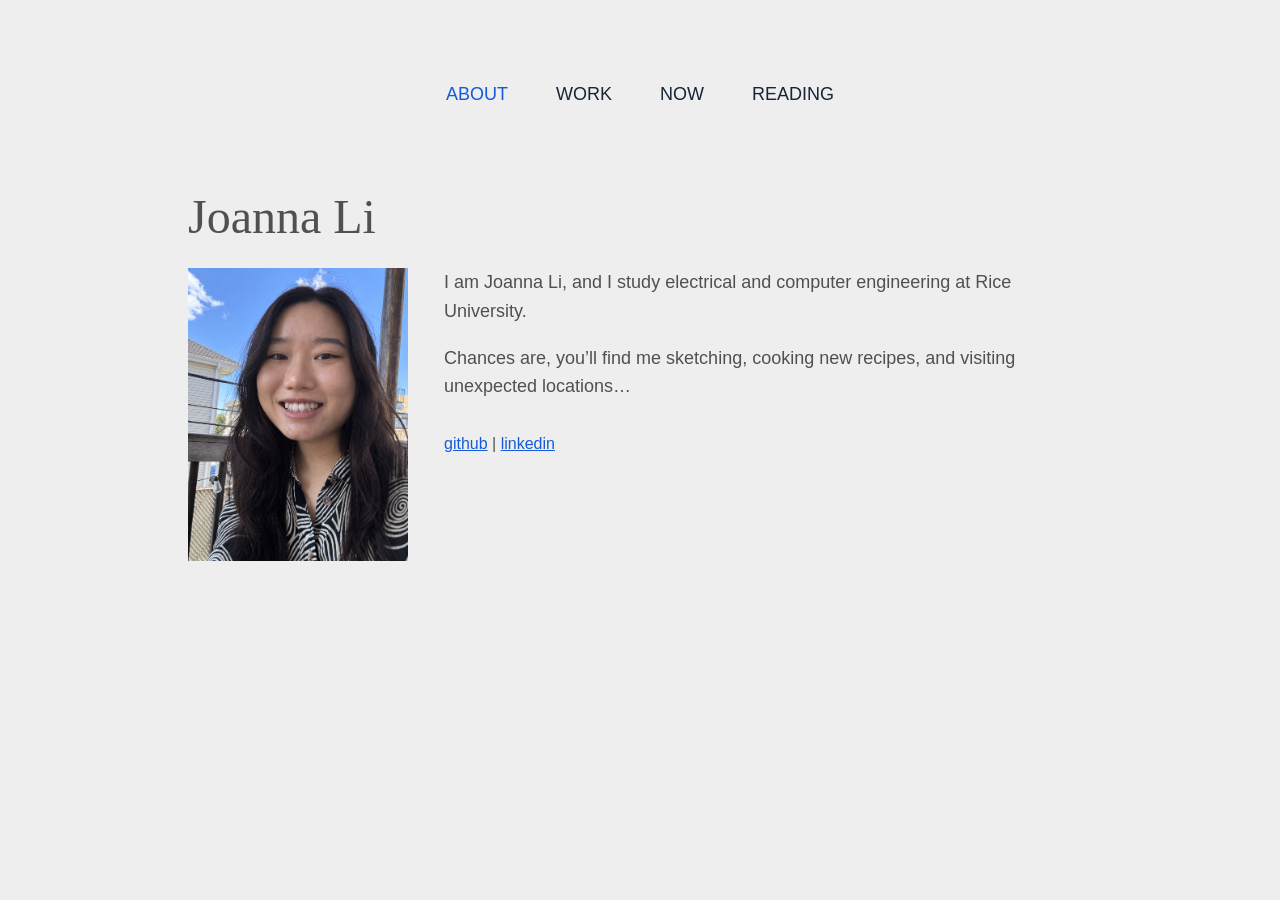
<file: index.html>
<!DOCTYPE html>
<html lang="en">
<head>
  <meta charset="utf-8">
  <meta name="viewport" content="width=device-width, initial-scale=1">
  <title>Joanna Li</title>
  <link rel="stylesheet" href="./style/style.css">
  <script src="./style/font-preview.js" defer></script>
</head>
<body>
<div class="page layout-1">
<header class="site-header">
    <nav aria-label="Main navigation">
      <a href="index.html" aria-current="page">About</a>
      <a href="work.html">Work</a>
      <a href="now.html">Now</a>
      <a href="reading.html">Reading</a>
    </nav>

    <h1>Joanna Li</h1>
  </header>
  <main>
    <div class="intro">
      <img
        src="images/portrait.jpg"
        alt="A picture of Joanna Li wearing a shirt with black and white spirals and smiling. The sky behind her is blue!"
        class="portrait"
      >

      <div class="bio">
        <p>
          I am Joanna Li, and I study electrical and computer
          engineering at Rice University.
        </p>

        <p>
          Chances are, you’ll find me sketching, cooking new
          recipes, and visiting unexpected locations…
        </p>

        <p class="contact">
          <a href="https://github.com/lijoannali">github</a>
          |
          <a href="https://www.linkedin.com/in/lijoannali/">linkedin</a>
        </p>
      </div>
    </div>
  </main>
</div>
</body>
</html>
</file>
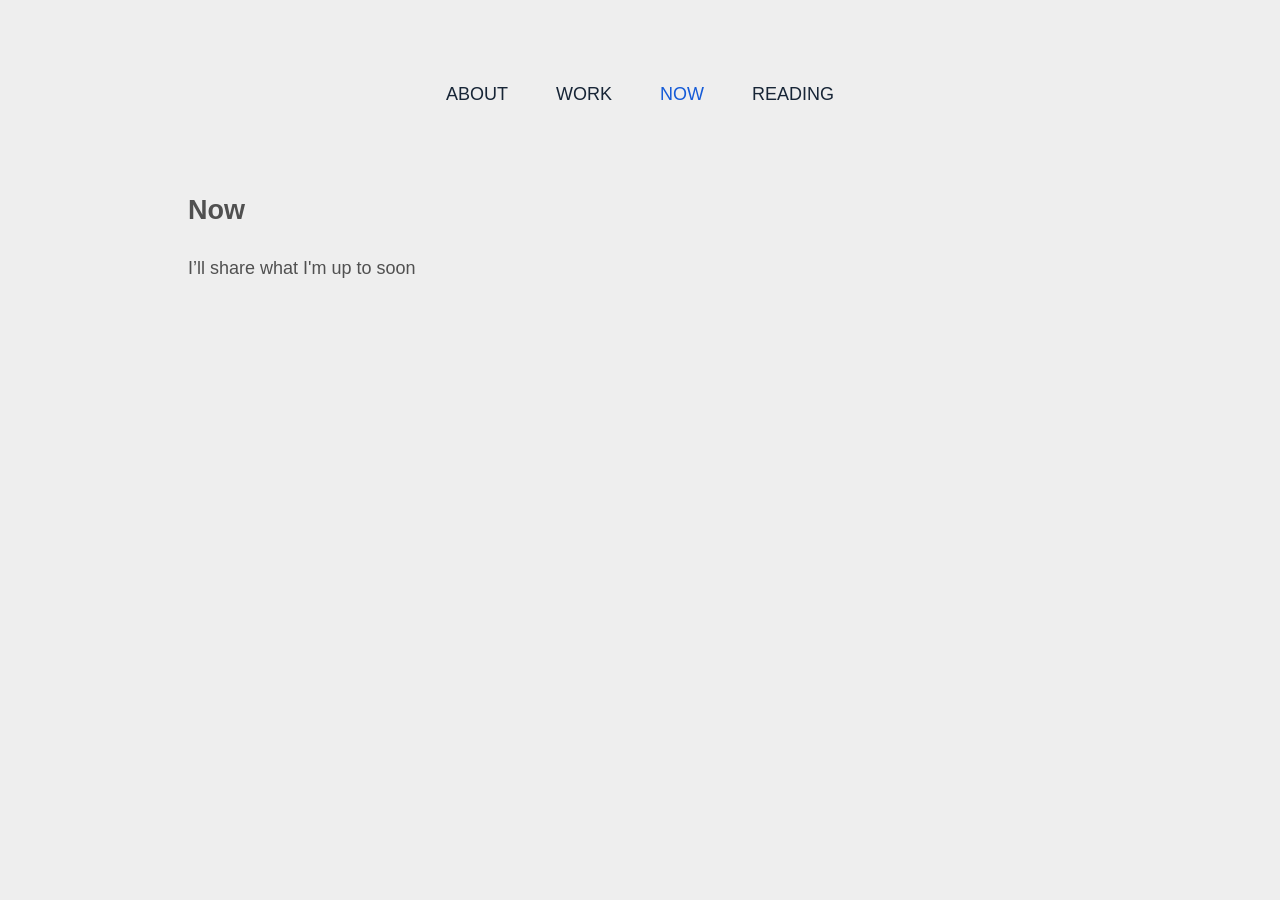
<file: now.html>
<!doctype html>
<html lang="en">
<head>
  <meta charset="utf-8">
  <meta name="viewport" content="width=device-width, initial-scale=1">
  <title>Now — Joanna Li</title>
  <link rel="stylesheet" href="./style/style.css">
  <script src="./style/font-preview.js" defer></script>
</head>
<body>
  <div class="page layout-1">
    <header class="site-header">
      <nav aria-label="Main navigation">
        <a href="index.html">About</a>
        <a href="work.html">Work</a>
        <a href="now.html" aria-current="page">Now</a>
        <a href="reading.html">Reading</a>
      </nav>
    </header>

    <main>
      <h2>Now</h2>
      <p>I’ll share what I'm up to soon</p>
    </main>
  </div>
</body>
</html>
</file>
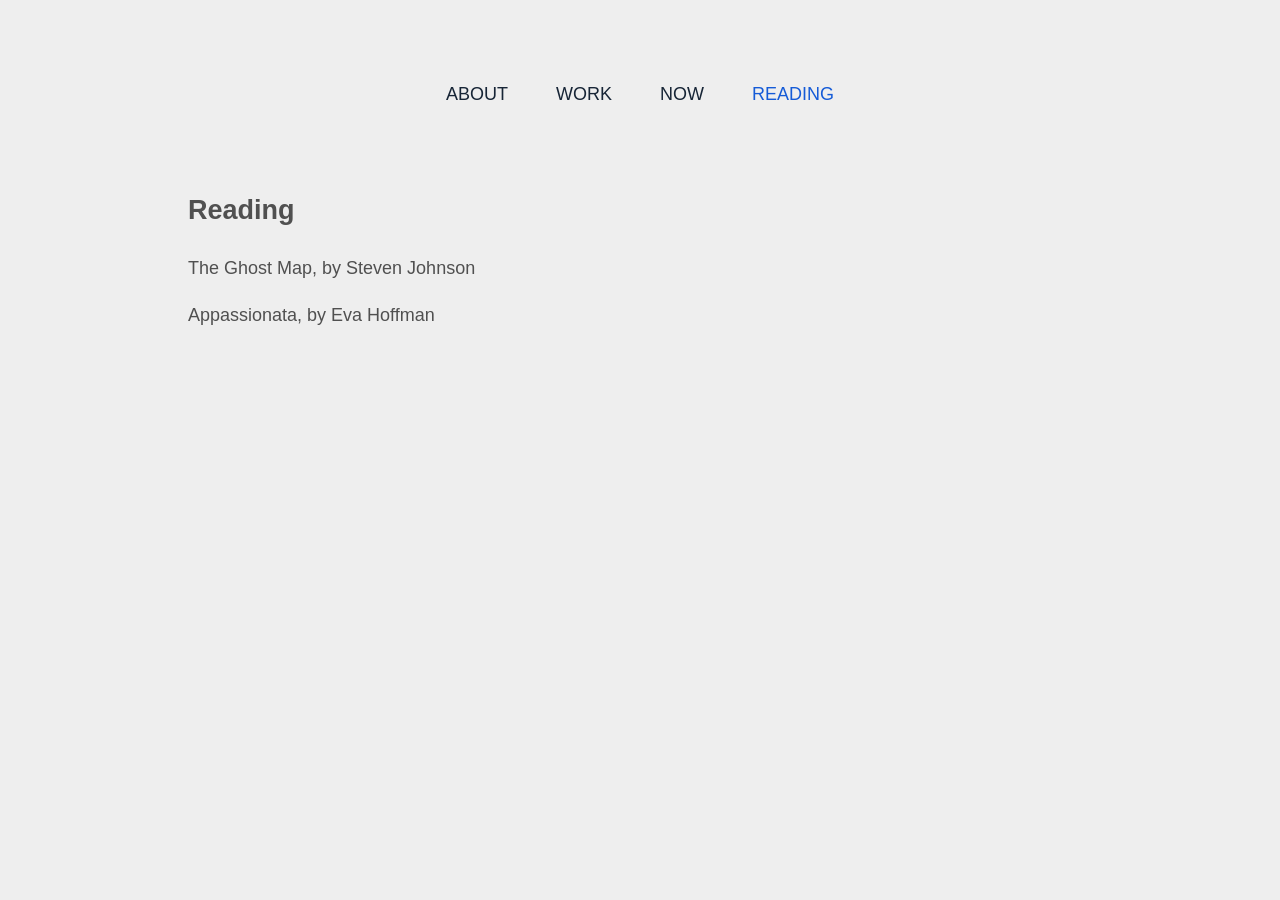
<file: reading.html>
<!doctype html>
<html lang="en">
<head>
  <meta charset="utf-8">
  <meta name="viewport" content="width=device-width, initial-scale=1">
  <title>Reading — Joanna Li</title>
  <link rel="stylesheet" href="./style/style.css">
  <script src="./style/font-preview.js" defer></script>
</head>
<body>
  <div class="page layout-1">
    <header class="site-header">
      <nav aria-label="Main navigation">
        <a href="index.html">About</a>
        <a href="work.html">Work</a>
        <a href="now.html">Now</a>
        <a href="reading.html" aria-current="page">Reading</a>
      </nav>
    </header>

    <main>
      <h2>Reading</h2>
      <p>The Ghost Map, by Steven Johnson</p>
      <p>Appassionata, by Eva Hoffman</p>
    </main>
  </div>
</body>
</html>
</file>
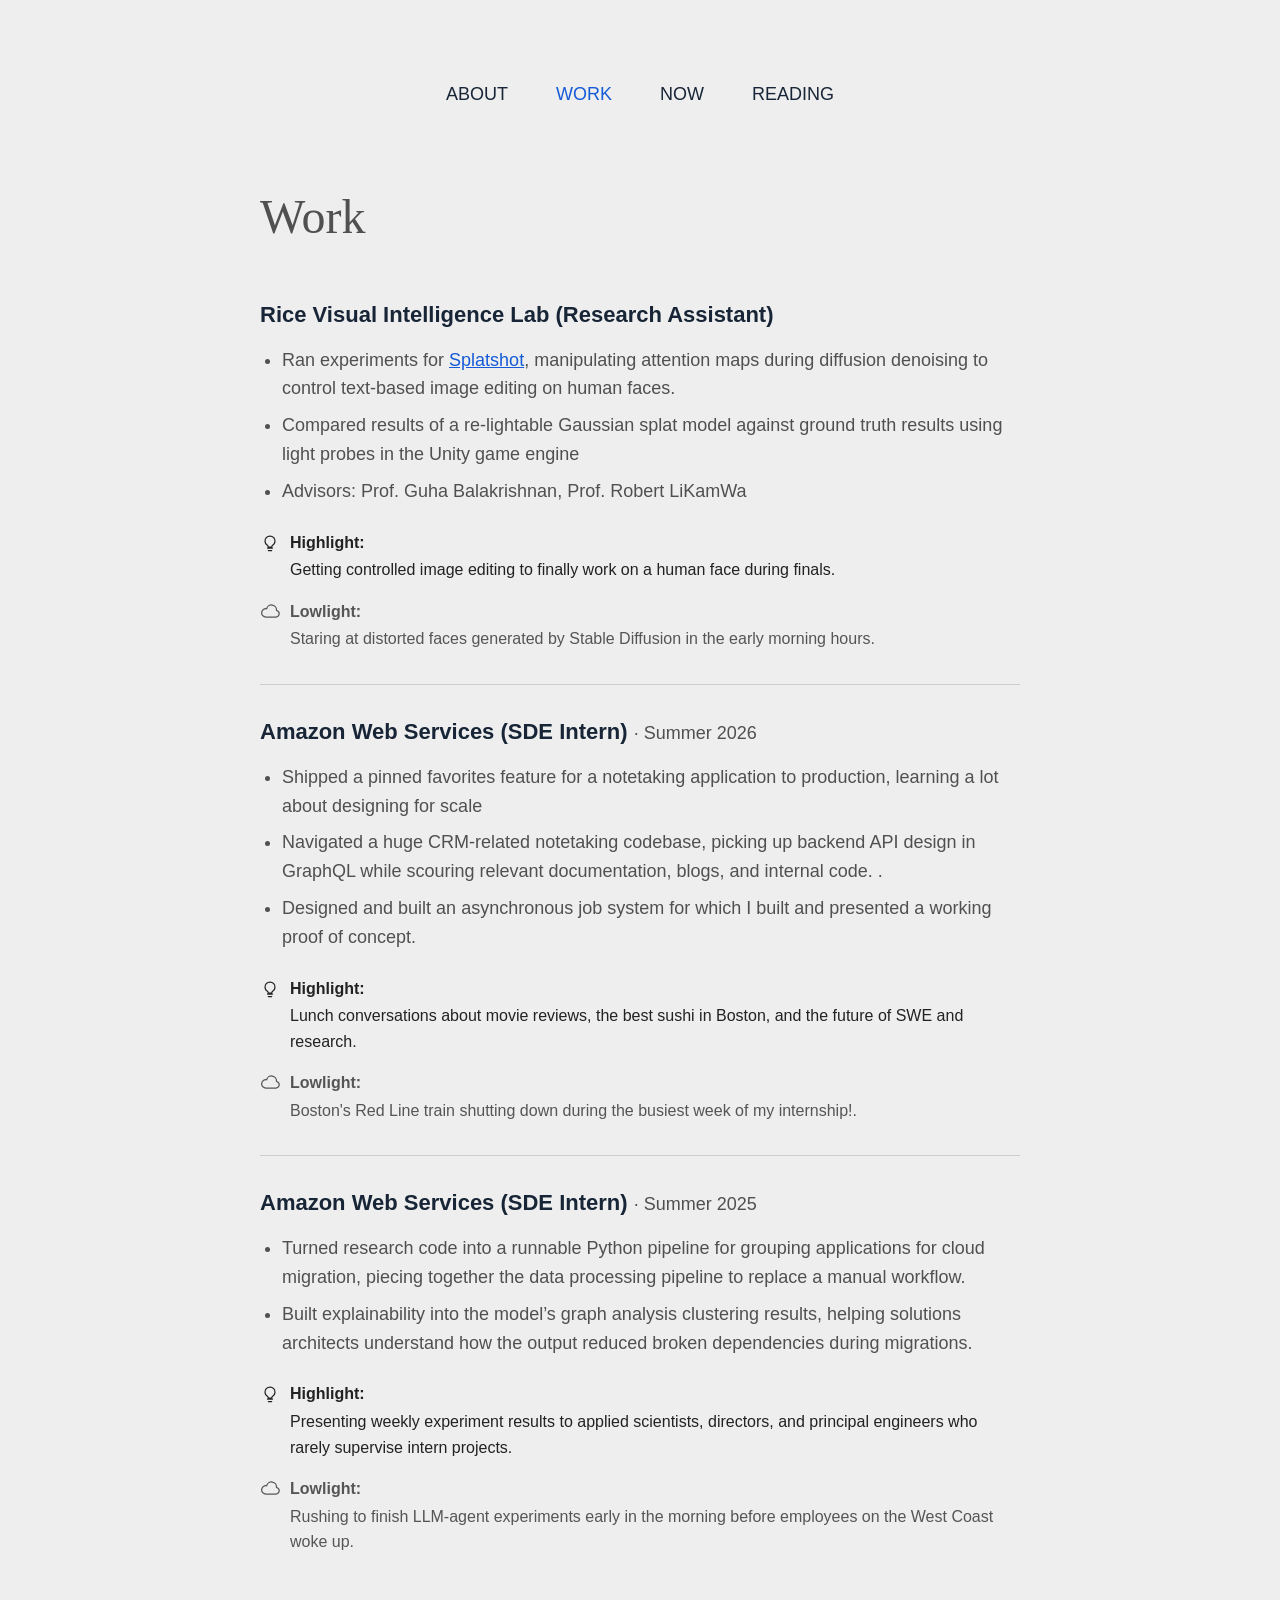
<file: work.html>
<!doctype html>
<html lang="en">
<head>
  <meta charset="utf-8">
  <meta name="viewport" content="width=device-width, initial-scale=1">
  <title>Work — Joanna Li</title>
  <link rel="stylesheet" href="./style/style.css">
  <link rel="stylesheet" href="./style/work.css">
  <script src="./style/font-preview.js" defer></script>
</head>
<body>
  <div class="page layout-1">
    <header class="site-header">
      <nav aria-label="Main navigation">
        <a href="index.html">About</a>
        <a href="work.html" aria-current="page">Work</a>
        <a href="now.html">Now</a>
        <a href="reading.html">Reading</a>
      </nav>
    </header>

    <main class="work-page">
      <h1>Work</h1>

      <!-- Edit each experience and its highlight/lowlight directly below. -->
      <article class="experience">
        <h2>Rice Visual Intelligence Lab (Research Assistant)</h2>
        <ul class="experience-description">
          <li>Ran experiments for <a href="https://arxiv.org/abs/2606.01493">Splatshot</a>, manipulating attention maps during diffusion denoising to control text-based image editing on human faces.</li>
          <li>Compared results of a re-lightable Gaussian splat model against ground truth results using light probes in the Unity game engine</li>
          <li>Advisors: Prof. Guha Balakrishnan, Prof. Robert LiKamWa</li>
        </ul>
        <div class="experience-notes">
          <div class="experience-note">
            <svg class="note-icon" viewBox="0 0 24 24" fill="none" stroke="currentColor" stroke-width="1.5" stroke-linecap="round" stroke-linejoin="round" aria-hidden="true" focusable="false"><path d="M9 18h6m-5 3h4M8.5 14.5a6 6 0 1 1 7 0c-.9.7-1.5 1.6-1.5 2.5h-4c0-.9-.6-1.8-1.5-2.5Z"/></svg>
            <div>
              <strong>Highlight:</strong>
              <p>Getting controlled image editing to finally work on a human face during finals.</p>
            </div>
          </div>
          <div class="experience-note experience-lowlight">
            <svg class="note-icon" viewBox="0 0 24 24" fill="none" stroke="currentColor" stroke-width="1.5" stroke-linecap="round" stroke-linejoin="round" aria-hidden="true" focusable="false"><path d="M7 18a5 5 0 1 1 1-9.9A6 6 0 0 1 19.8 10 4 4 0 0 1 18 18Z"/></svg>
            <div>
              <strong>Lowlight:</strong>
              <p>Staring at distorted faces generated by Stable Diffusion in the early morning hours.</p>
            </div>
          </div>
        </div>
      </article>

      <article class="experience">
        <h2>Amazon Web Services (SDE Intern) <span class="experience-date">· Summer 2026</span></h2>
        <ul class="experience-description">
          <li>Shipped a pinned favorites feature for a notetaking application to production, learning a lot about designing for scale
          <li>Navigated a huge CRM-related notetaking codebase, picking up backend API design in GraphQL while scouring relevant documentation, blogs, and internal code. .</li>
          <li>Designed and built an asynchronous job system for which I built and presented a working proof of concept.</li>
        </ul>
        <div class="experience-notes">
          <div class="experience-note">
            <svg class="note-icon" viewBox="0 0 24 24" fill="none" stroke="currentColor" stroke-width="1.5" stroke-linecap="round" stroke-linejoin="round" aria-hidden="true" focusable="false"><path d="M9 18h6m-5 3h4M8.5 14.5a6 6 0 1 1 7 0c-.9.7-1.5 1.6-1.5 2.5h-4c0-.9-.6-1.8-1.5-2.5Z"/></svg>
            <div>
              <strong>Highlight:</strong>
              <p>Lunch conversations about movie reviews, the best sushi in Boston, and the future of SWE and research.</p>
            </div>
          </div>
          <div class="experience-note experience-lowlight">
            <svg class="note-icon" viewBox="0 0 24 24" fill="none" stroke="currentColor" stroke-width="1.5" stroke-linecap="round" stroke-linejoin="round" aria-hidden="true" focusable="false"><path d="M7 18a5 5 0 1 1 1-9.9A6 6 0 0 1 19.8 10 4 4 0 0 1 18 18Z"/></svg>
            <div>
              <strong>Lowlight:</strong>
              <p>Boston's Red Line train shutting down during the busiest week of my internship!.</p>
            </div>
          </div>
        </div>
      </article>

      <article class="experience">
        <h2>Amazon Web Services (SDE Intern) <span class="experience-date">· Summer 2025</span></h2>
        <ul class="experience-description">
          <li>Turned research code into a runnable Python pipeline for grouping applications for cloud migration, piecing together the data processing pipeline to replace a manual workflow.</li>
          <li>Built explainability into the model’s graph analysis clustering results, helping solutions architects understand how the output reduced broken dependencies during migrations.</li>
        </ul>
        <div class="experience-notes">
          <div class="experience-note">
            <svg class="note-icon" viewBox="0 0 24 24" fill="none" stroke="currentColor" stroke-width="1.5" stroke-linecap="round" stroke-linejoin="round" aria-hidden="true" focusable="false"><path d="M9 18h6m-5 3h4M8.5 14.5a6 6 0 1 1 7 0c-.9.7-1.5 1.6-1.5 2.5h-4c0-.9-.6-1.8-1.5-2.5Z"/></svg>
            <div>
              <strong>Highlight:</strong>
              <p>Presenting weekly experiment results to applied scientists, directors, and principal engineers who rarely supervise intern projects.</p>
            </div>
          </div>
          <div class="experience-note experience-lowlight">
            <svg class="note-icon" viewBox="0 0 24 24" fill="none" stroke="currentColor" stroke-width="1.5" stroke-linecap="round" stroke-linejoin="round" aria-hidden="true" focusable="false"><path d="M7 18a5 5 0 1 1 1-9.9A6 6 0 0 1 19.8 10 4 4 0 0 1 18 18Z"/></svg>
            <div>
              <strong>Lowlight:</strong>
              <p>Rushing to finish LLM-agent experiments early in the morning before employees on the West Coast woke up.</p>
            </div>
          </div>
        </div>
      </article>
    </main>
  </div>
</body>
</html>
</file>
<file: style/style.css>
* {
      box-sizing: border-box;
    }

    body {
      margin: 0;
      background: #eeeeee;
      color: #505050;
      font-family: var(--body-font, Arial, sans-serif);
      font-size: 18px;
      line-height: 1.6;
    }

    .page {
      max-width: 960px;
      margin: 80px auto;
      padding: 0 28px;
    }

    nav {
      display: flex;
      flex-wrap: wrap;
      gap: 18px 48px;
      margin-bottom: 80px;
    }

    a {
      color: #155bd7;
    }

    nav a {
      color: #172536;
      text-decoration: none;
      text-transform: uppercase;
    }

    nav a[aria-current="page"] {
      color: #155bd7;
    }

    a:hover {
      text-decoration: underline;
    }

    a:focus-visible {
      outline: 2px solid currentColor;
      outline-offset: 5px;
    }

    h1 {
      margin: 0 0 24px;
      font-family: var(--heading-font, Georgia, serif);
      font-size: 48px;
      font-weight: normal;
      line-height: 1.15;
    }

    .intro {
      display: flex;
      align-items: flex-start;
      gap: 36px;
    }

    .portrait {
      display: block;
      width: 220px;
      max-width: 100%;
      height: auto;
      flex-shrink: 0;
    }

    .bio {
      flex: 1;
      min-width: 0;
    }

    .bio p {
      margin: 0 0 18px;
    }

    .bio .contact {
      margin-top: 30px;
      font-size: 16px;
    }

    /* 1. Centered navigation, left-aligned content */
    .layout-1 nav {
      justify-content: center;
    }

    /* 4. Everything left aligned */
    .layout-4 nav {
      justify-content: flex-start;
    }

    /* 5. Right navigation and portrait, left text */
    .layout-5 nav {
      justify-content: flex-end;
    }

    .layout-5 .intro {
      flex-direction: row-reverse;
    }

    /* Keep every layout comfortable on phones */
    @media (max-width: 640px) {
    .page {
      margin: 0 auto;
      padding: 28px 24px 36px;
    }

    .site-header {
      display: grid;
      grid-template-columns: auto minmax(0, 1fr);
      align-items: start;
      gap: 20px;
      margin-bottom: 48px;
    }

    .site-header nav {
      flex-direction: column;
      align-items: flex-start;
      gap: 4px;
      margin: 0;
      font-size: 16px;
    }

    .site-header nav a {
      display: flex;
      align-items: center;
      min-height: 44px;
    }

    .site-header h1 {
      margin: 0;
      text-align: right;
      font-size: clamp(30px, 6vw, 40px);
    }

    .intro {
      flex-direction: column;
      align-items: center;
      gap: 32px;
    }

    .portrait {
      width: 200px;
      height: 240px;
      object-fit: cover;
      object-position: center;
      border-radius: 64px;
    }

    .bio {
      width: 100%;
      max-width: 440px;
      text-align: left;
    }

    .bio .contact {
      margin-top: 28px;
      text-align: center;
    }
  }
</file>
<file: style/work.css>
/* Work page: experience copy and simple highlight/lowlight blocks. */
.work-page {
  max-width: 760px;
  margin: 0 auto;
}

.experience {
  padding: 32px 0;
  border-bottom: 1px solid #ccc;
}

.experience:last-child {
  border-bottom: 0;
}

.experience h2 {
  margin: 0 0 16px;
  color: #172536;
  font-size: 22px;
  line-height: 1.35;
}

.experience-date {
  display: inline-block;
  font-size: 18px;
  font-weight: normal;
  color: #505050;
}

.experience p {
  margin: 0 0 20px;
}

.experience-status {
  font-size: 16px;
  font-style: italic;
}

/* Main descriptions use regular round bullets. */
.experience-description {
  margin: 0;
  padding-left: 22px;
  list-style-type: disc;
}

.experience-description li + li {
  margin-top: 8px;
}

/* Always-visible highlight and lowlight notes. */
.experience-notes {
  display: grid;
  gap: 16px;
  margin: 24px 0 0;
  font-size: 16px;
  color: #222;
}

.experience-note {
  display: grid;
  grid-template-columns: 20px minmax(0, 1fr);
  gap: 10px;
}

.note-icon {
  width: 20px;
  height: 20px;
  margin-top: 3px;
}

.experience-note p {
  margin: 2px 0 0;
}

.experience-lowlight {
  color: #555;
}
</file>
